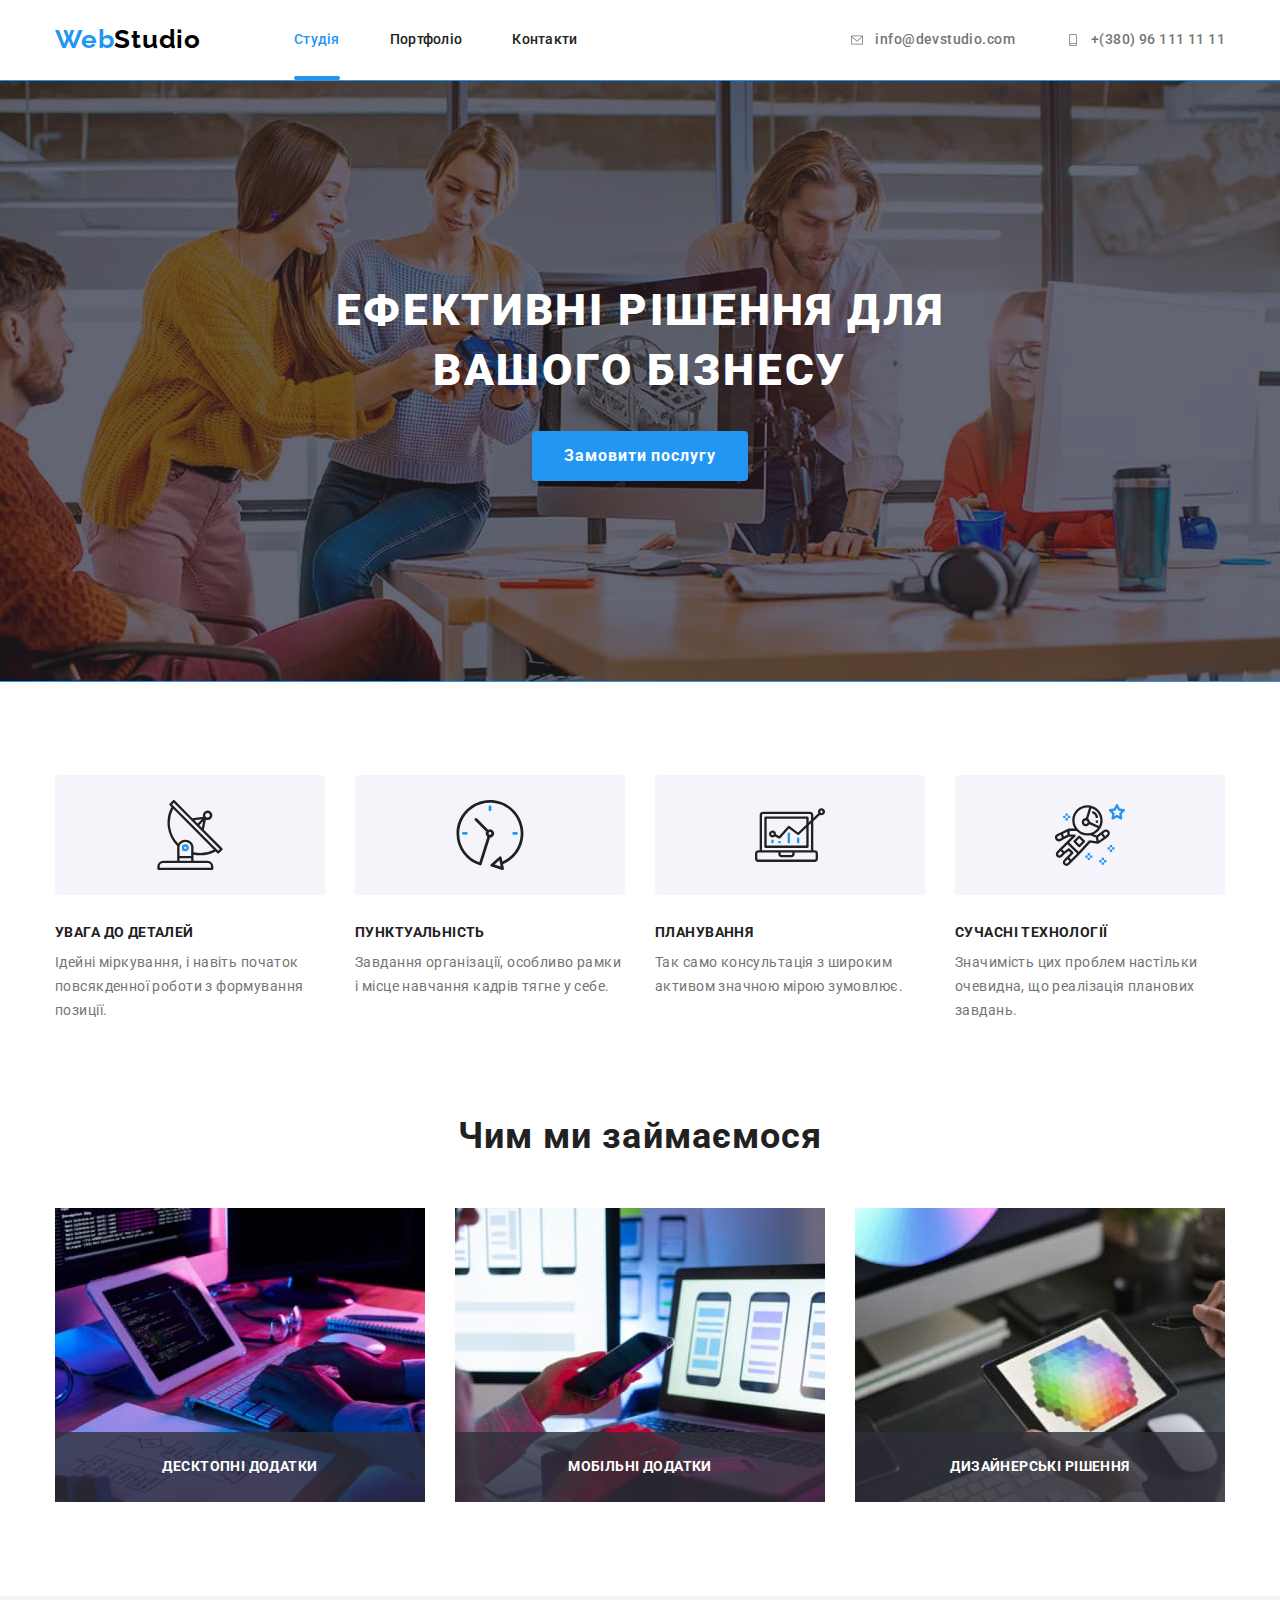
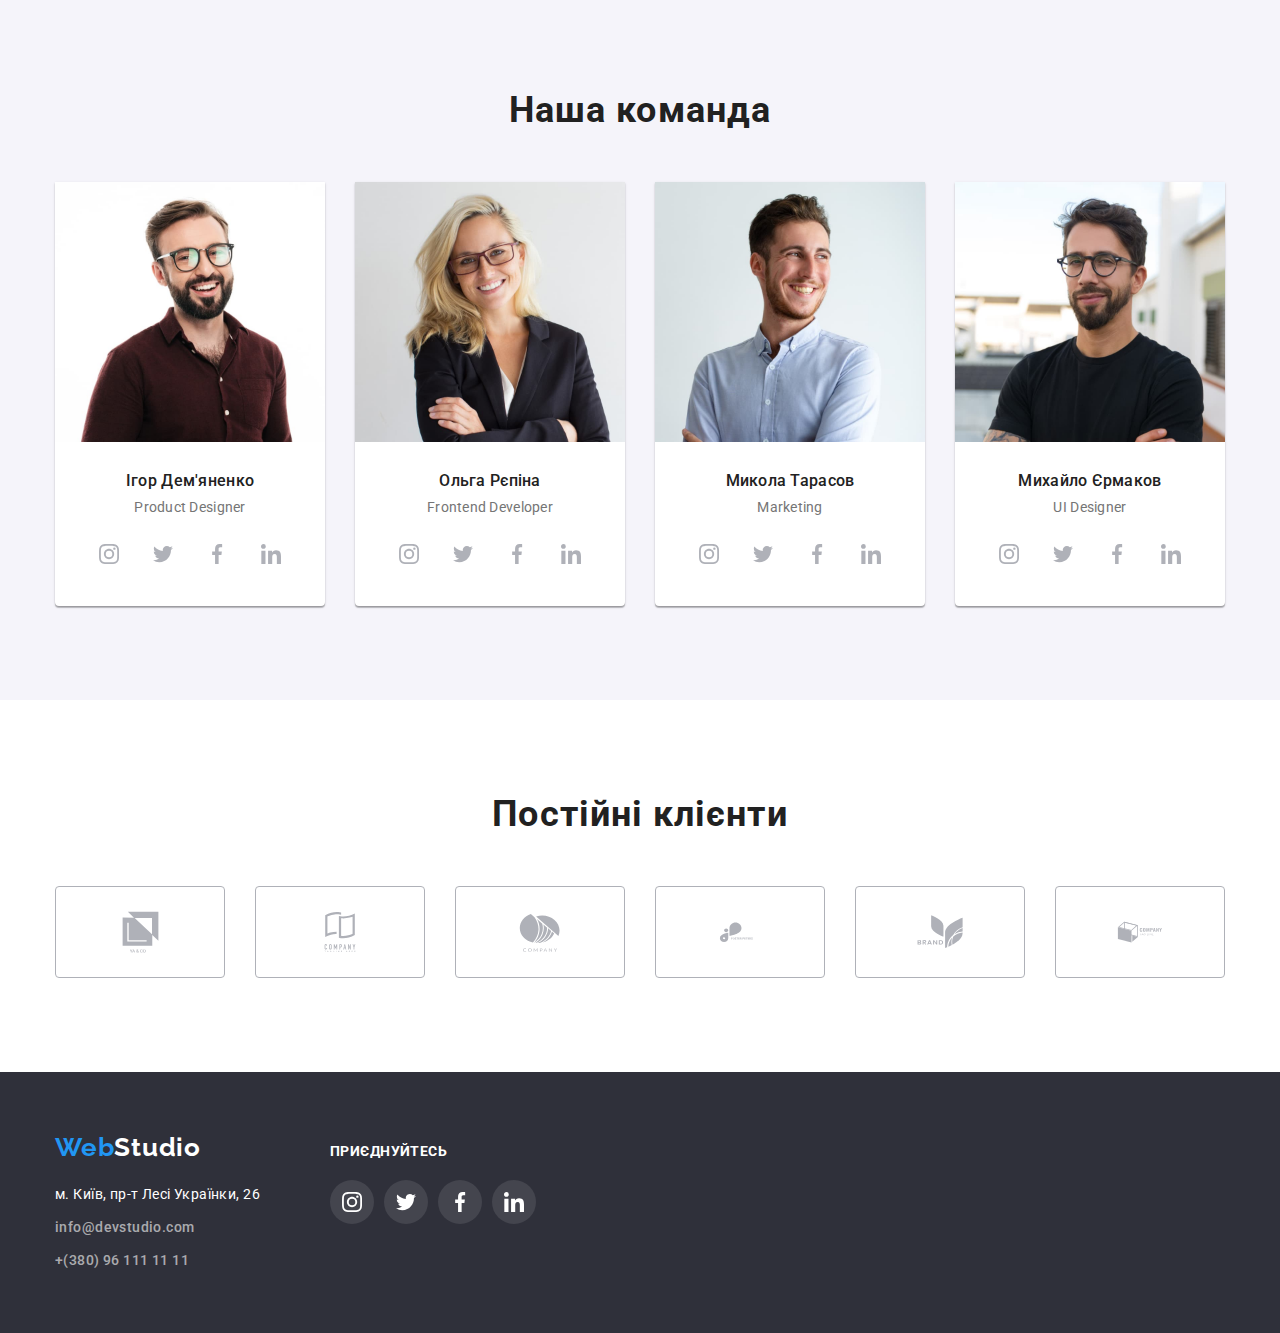
<file: index.html>
<!DOCTYPE html>
<html lang="uk">
  <head>
    <meta charset="UTF-8" />
    <meta http-equiv="X-UA-Compatible" content="IE=edge" />
    <meta name="viewport" content="width=device-width, initial-scale=1.0" />
    <title>Web Studio</title>
    <link rel="preconnect" href="https://fonts.googleapis.com" />
    <link rel="preconnect" href="https://fonts.gstatic.com" crossorigin />
    <link
      href="https://fonts.googleapis.com/css2?family=Raleway:wght@700&family=Roboto:wght@400;500;700;900&display=swap"
      rel="stylesheet"
    />

    <link
      rel="stylesheet"
      href="https://cdnjs.cloudflare.com/ajax/libs/modern-normalize/1.1.0/modern-normalize.min.css"
    />

    <link rel="stylesheet" href="./css/styles.css" />
  </head>

  <body>
    <header class="header">
      <div class="container header-nav">
        <nav class="page-nav">
          <!--Лого-->
          <a href="/" class="logo"> <span class="accent">Web</span>Studio</a>
          <!--Навігація-->
          <ul class="page-links list">
            <li class="nav-element item"><a href="./index.html" class="link active">Студія</a></li>
            <li class="nav-element item"><a href="./portfolio.html" class="link">Портфоліо</a></li>
            <li class="nav-element item"><a href="" class="link">Контакти</a></li>
          </ul>
        </nav>
        <!--Контактна інформація-->
        <ul class="contacts list">
          <li class="item contact-container">
            <a href="mailto:info@devstudio.com" class="contact-information e-mail">
              <svg class="header-icon" width="16" height="12">
                <use href="./images/icons.svg#icon-envelope"></use>
              </svg>
              info@devstudio.com</a
            >
          </li>
          <li class="item contact-container">
            <a href="tel:+380961111111" class="contact-information ph-number">
              <svg class="header-icon" width="16" height="12">
                <use href="./images/icons.svg#icon-smartphone"></use>
              </svg>
              +(380) 96 111 11 11</a
            >
          </li>
        </ul>
      </div>
    </header>

    <main>
      <section class="hero">
        <div class="overlay">
          <div class="container">
              <h1 class="hero-title">Ефективні рішення для вашого бізнесу</h1>
              <button type="button" class="button primary" data-modal-open>Замовити послугу</button>
            </div>
          </div>
      </section>
      
      <!--Особливості-->
      <section class="feature-section section">
        <div class="container">
          <h2 class="feature-title visually-hidden">Особливості</h2>
          <ul class="feature-list list">
            <li class="feauters item">
              <div class="icon-container">
                <svg class="feature-icon" width="70" height="70">
                  <use href="./images/icons.svg#icon-antenna"></use>
                </svg>
              </div>
              <h3 class="title">УВАГА ДО ДЕТАЛЕЙ</h3>
              <p class="text">
                Ідейні міркування, і навіть початок повсякденної роботи з формування позиції.
              </p>
            </li>
            <li class="feauters item">
              <div class="icon-container">
                <svg class="feature-icon" width="70" height="70">
                  <use href="./images/icons.svg#icon-clock"></use>
                </svg>
              </div>
              <h3 class="title">ПУНКТУАЛЬНІСТЬ</h3>
              <p class="text">
                Завдання організації, особливо рамки і місце навчання кадрів тягне у себе.
              </p>
            </li>
            <li class="feauters item">
              <div class="icon-container">
                <svg class="feature-icon" width="70" height="70">
                  <use href="./images/icons.svg#icon-diagram"></use>
                </svg>
              </div>
              <h3 class="title">ПЛАНУВАННЯ</h3>
              <p class="text">Так само консультація з широким активом значною мірою зумовлює.</p>
            </li>
            <li class="feauters item">
              <div class="icon-container">
                <svg class="feature-icon" width="70" height="70">
                  <use href="./images/icons.svg#icon-astronaut"></use>
                </svg>
              </div>
              <h3 class="title">СУЧАСНІ ТЕХНОЛОГІЇ</h3>
              <p class="text">
                Значимість цих проблем настільки очевидна, що реалізація планових завдань.
              </p>
            </li>
          </ul>
        </div>
      </section>
      <section class="specialisation-section section">
        <div class="container">
          <h2 class="section-title">Чим ми займаємося</h2>
          <ul class="list specialisation">
            <li class="item thumb">
              <img
                class="img"
                src=" ./images/box-image-1.jpg"
                alt="програмування"
                width="370"
                height="294"
              />
              <div class="overlay-special"><p class="text">Десктопні додатки</p></div>
            </li>
            <li class="item thumb">
              <img
                class="img"
                src="./images/box-image-2.jpg"
                alt="тестування"
                width="370"
                height="294"
              />
              <div class="overlay-special"><p class="text">Мобільні додатки</p></div>
            </li>
            <li class="item thumb">
              <img
                class="img"
                src="./images/box-image-3.jpg"
                alt="дизайн"
                width="370"
                height="294"
              />
              <div class="overlay-special"><p class="text">Дизайнерські рішення</p></div>
            </li>
          </ul>
        </div>
      </section>
      <section class="section section-team">
        <div class="container">
          <!--Наша команда-->
          <h2 class="section-title">Наша команда</h2>
          <ul class="cards list">
            <li class="card item">
              <img
                class="card-img img"
                src=" ./images/img-team-1.jpg "
                alt="учасник команди "
                width="270"
              />
              <div class="card-container">
                <h3 class="card-title">Ігор Дем'яненко</h3>
                <p class="card-text">Product Designer</p>
                <ul class="list container-social-links">
                  <li class="item">
                    <a href="" class="social-link" aria-label="Instagram">
                      <svg class="social-icon" width="20" height="20">
                        <use href="./images/icons.svg#icon-instagram"></use>
                      </svg>
                    </a>
                  </li>
                  <li class="item">
                    <a href="" class="social-link" aria-label="Twitter">
                      <svg class="social-icon" width="20" height="20">
                        <use href="./images/icons.svg#icon-twitter"></use>
                      </svg>
                    </a>
                  </li>
                  <li class="item">
                    <a href="" class="social-link" aria-label="Facebook">
                      <svg class="social-icon" width="20" height="20">
                        <use href="./images/icons.svg#icon-facebook"></use>
                      </svg>
                    </a>
                  </li>
                  <li class="item">
                    <a href="" class="social-link" aria-label="LinkedIn">
                      <svg class="social-icon" width="20" height="20">
                        <use href="./images/icons.svg#icon-linkedin"></use>
                      </svg>
                    </a>
                  </li>
                </ul>
              </div>
            </li>
            <li class="card item">
              <img
                class="card-img img"
                src="./images/img-team-2.jpg "
                alt="учасник команди "
                width="270"
              />
              <div class="card-container">
                <h3 class="card-title">Ольга Рєпіна</h3>
                <p class="card-text">Frontend Developer</p>
                <ul class="list container-social-links">
                  <li class="item">
                    <a href="" class="social-link" aria-label="Instagram">
                      <svg class="social-icon" width="20" height="20">
                        <use href="./images/icons.svg#icon-instagram"></use>
                      </svg>
                    </a>
                  </li>
                  <li class="item">
                    <a href="" class="social-link" aria-label="Twitter">
                      <svg class="social-icon" width="20" height="20">
                        <use href="./images/icons.svg#icon-twitter"></use>
                      </svg>
                    </a>
                  </li>
                  <li class="item">
                    <a href="" class="social-link" aria-label="Facebook">
                      <svg class="social-icon" width="20" height="20">
                        <use href="./images/icons.svg#icon-facebook"></use>
                      </svg>
                    </a>
                  </li>
                  <li class="item">
                    <a href="" class="social-link" aria-label="LinkedIn">
                      <svg class="social-icon" width="20" height="20">
                        <use href="./images/icons.svg#icon-linkedin"></use>
                      </svg>
                    </a>
                  </li>
                </ul>
              </div>
            </li>

            <li class="card item">
              <img
                class="card-img img"
                src="./images/img-team-3.jpg "
                alt="учасник команди "
                width="270"
              />
              <div class="card-container">
                <h3 class="card-title">Микола Тарасов</h3>
                <p class="card-text">Marketing</p>
                <ul class="list container-social-links">
                  <li class="item">
                    <a href="" class="social-link" aria-label="Instagram">
                      <svg class="social-icon" width="20" height="20">
                        <use href="./images/icons.svg#icon-instagram"></use>
                      </svg>
                    </a>
                  </li>
                  <li class="item">
                    <a href="" class="social-link" aria-label="Twitter">
                      <svg class="social-icon" width="20" height="20">
                        <use href="./images/icons.svg#icon-twitter"></use>
                      </svg>
                    </a>
                  </li>
                  <li class="item">
                    <a href="" class="social-link" aria-label="Facebook">
                      <svg class="social-icon" width="20" height="20">
                        <use href="./images/icons.svg#icon-facebook"></use>
                      </svg>
                    </a>
                  </li>
                  <li class="item">
                    <a href="" class="social-link" aria-label="LinkedIn">
                      <svg class="social-icon" width="20" height="20">
                        <use href="./images/icons.svg#icon-linkedin"></use>
                      </svg>
                    </a>
                  </li>
                </ul>
              </div>
            </li>
            <li class="card item">
              <img
                class="card-img img"
                src="./images/img-team-4.jpg "
                alt="учасник команди "
                width="270"
              />
              <div class="card-container">
                <h3 class="card-title">Михайло Єрмаков</h3>
                <p class="card-text">UI Designer</p>
                <ul class="list container-social-links">
                  <li class="item">
                    <a href="" class="social-link" aria-label="Instagram">
                      <svg class="social-icon" width="20" height="20">
                        <use href="./images/icons.svg#icon-instagram"></use>
                      </svg>
                    </a>
                  </li>
                  <li class="item">
                    <a href="" class="social-link" aria-label="Twitter">
                      <svg class="social-icon" width="20" height="20">
                        <use href="./images/icons.svg#icon-twitter"></use>
                      </svg>
                    </a>
                  </li>
                  <li class="item">
                    <a href="" class="social-link" aria-label="Facebook">
                      <svg class="social-icon" width="20" height="20">
                        <use href="./images/icons.svg#icon-facebook"></use>
                      </svg>
                    </a>
                  </li>
                  <li class="item">
                    <a href="" class="social-link" aria-label="LinkedIn">
                      <svg class="social-icon" width="20" height="20">
                        <use href="./images/icons.svg#icon-linkedin"></use>
                      </svg>
                    </a>
                  </li>
                </ul>
              </div>
            </li>
          </ul>
        </div>
      </section>
      <section class="section">
        <div class="container">
          <h2 class="section-title">Постійні клієнти</h2>
          <ul class="list client-list">
            <li class="client-item item">
              <a href="" class="client-link">
                <svg class="client-icon" width="41" height="46.7">
                  <use href="./images/icons.svg#icon-client-1"></use>
                </svg>
              </a>
            </li>
            <li class="client-item item">
              <a href="" class="client-link">
                <svg class="client-icon" width="40" height="52">
                  <use href="./images/icons.svg#icon-client-2"></use>
                </svg>
              </a>
            </li>
            <li class="client-item item">
              <a href="" class="client-link">
                <svg class="client-icon" width="43.5" height="41.2">
                  <use href="./images/icons.svg#icon-client-3"></use>
                </svg>
              </a>
            </li>
            <li class="client-item item">
              <a href="" class="client-link">
                <svg class="client-icon" width="84.4" height="40.6">
                  <use href="./images/icons.svg#icon-client-4"></use>
                </svg>
              </a>
            </li>
            <li class="client-item item">
              <a href="" class="client-link">
                <svg class="client-icon" width="62.5" height="45.4">
                  <use href="./images/icons.svg#icon-client-5"></use>
                </svg>
              </a>
            </li>
            <li class="client-item item">
              <a href="" class="client-link">
                <svg class="client-icon" width="93.8" height="44">
                  <use href="./images/icons.svg#icon-client-6"></use>
                </svg>
              </a>
            </li>
          </ul>
        </div>
      </section>
    </main>

    <footer>
      <div class="address-info container">
        <!-- Футер -->
        <div>
          <a href="/ " class="logo footer"><span class="accent">Web</span>Studio</a>
          <address>
            <span class="address">м. Київ, пр-т Лесі Українки, 26</span>
            <ul class="contacts footer list">
              <li class="contact-footer">
                <a href="mailto:info@devstudio.com " class="e-mail footer">info@devstudio.com</a>
              </li>
              <li><a href="tel:+380961111111 " class="ph-number footer">+(380) 96 111 11 11</a></li>
            </ul>
          </address>
        </div>
        <div class="container-link list-item">
          <h2 class="title-social-links">приєднуйтесь</h2>
          <ul class="social-list list">
            <li class="item">
              <a href="" class="footer social-link" aria-label="Instagram">
                <svg class="footer social-icon" width="20" height="20">
                  <use href="./images/icons.svg#icon-instagram"></use>
                </svg>
              </a>
            </li>
            <li class="item">
              <a href="" class="footer social-link" aria-label="Twitter">
                <svg class="footer social-icon" width="20" height="20">
                  <use href="./images/icons.svg#icon-twitter"></use>
                </svg>
              </a>
            </li>
            <li class="item">
              <a href="" class="footer social-link" aria-label="Facebook">
                <svg class="footer social-icon" width="20" height="20">
                  <use href="./images/icons.svg#icon-facebook"></use>
                </svg>
              </a>
            </li>
            <li class="item">
              <a href="" class="footer social-link" aria-label="LinkedIn">
                <svg class="footer social-icon" width="20" height="20">
                  <use href="./images/icons.svg#icon-linkedin"></use>
                </svg>
              </a>
            </li>
          </ul>
        </div>
      </div>
    </footer>
    <div class="backdrop is-hidden" data-modal>
          <div  class="modal">
            <p>
            </p>
            <button class="button-close" data-modal-close>
              <svg class="icon-close" width="11"  height="11">
                <use href="./images/icons.svg#icon-close"></use>
              </svg>
            </button>
      </div>
    </div>
    <script src="./js/modal.js"></script>
  </body>
</html>
</file>
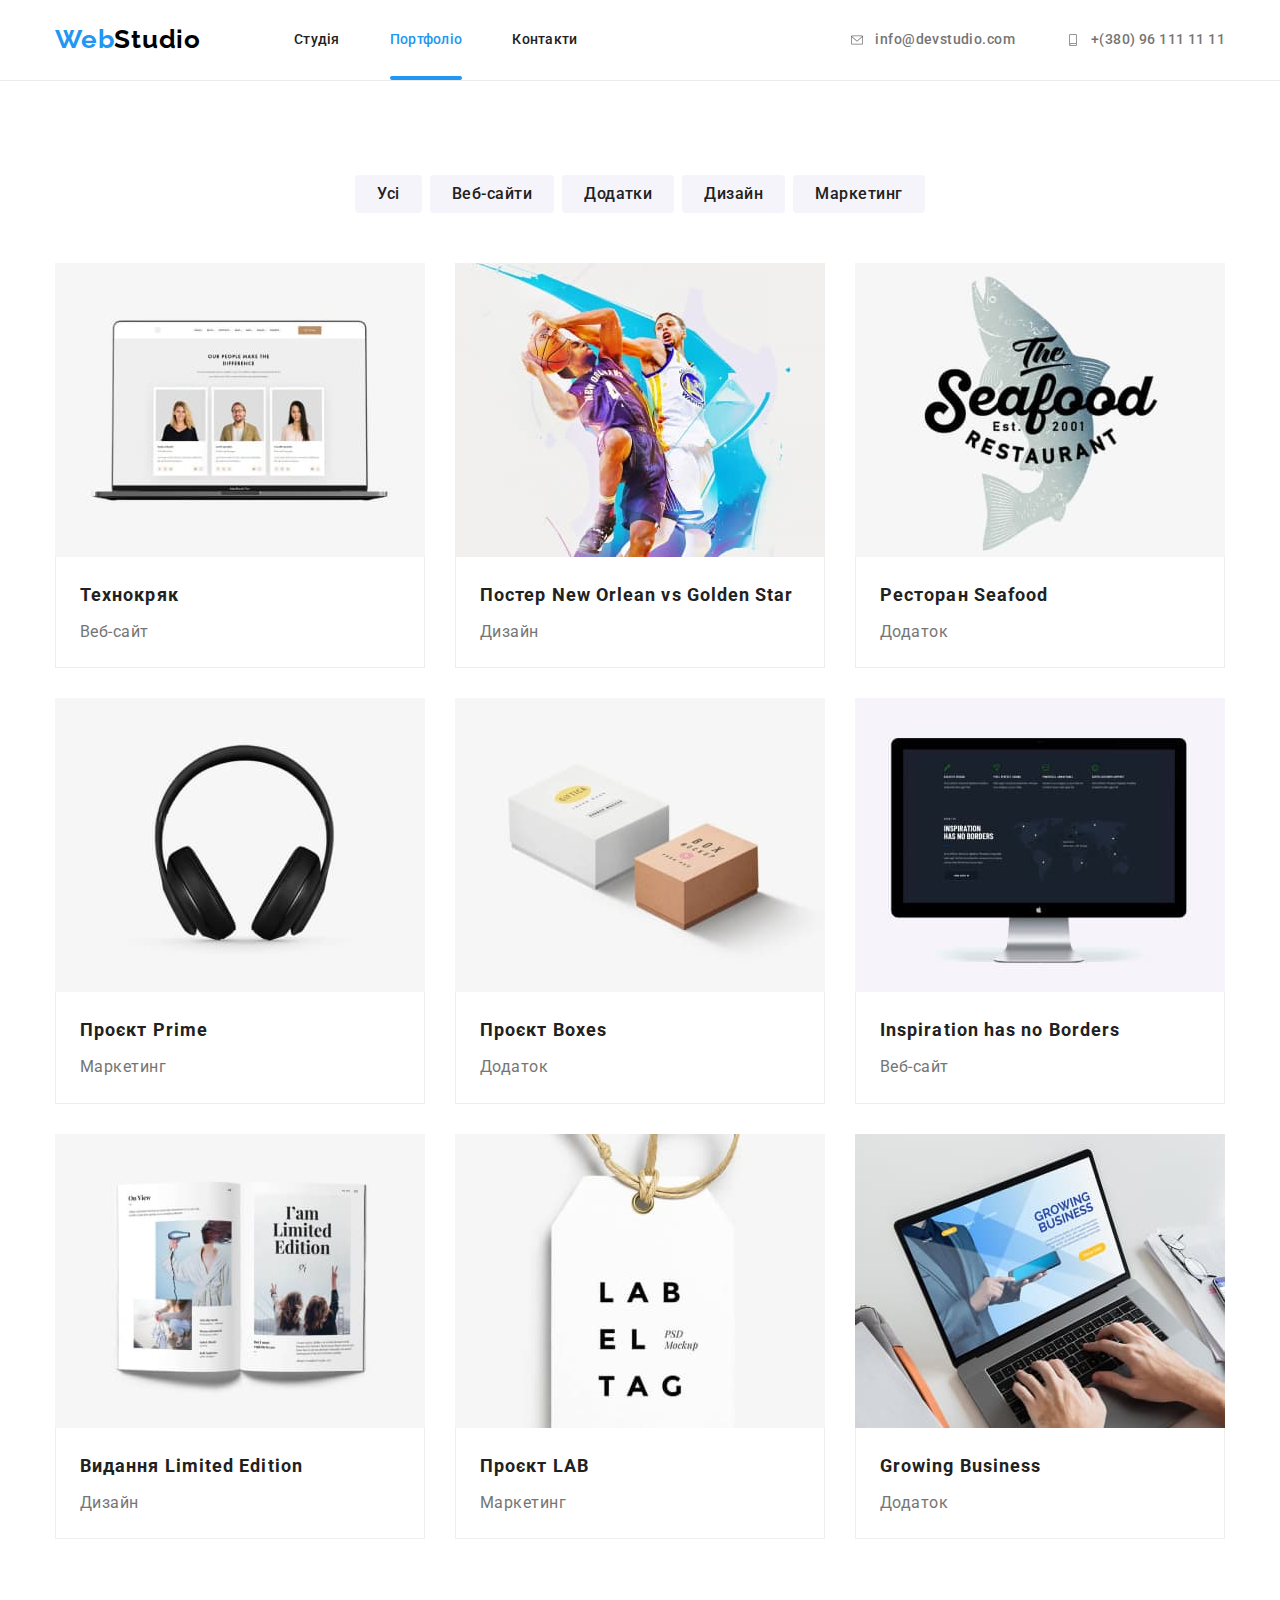
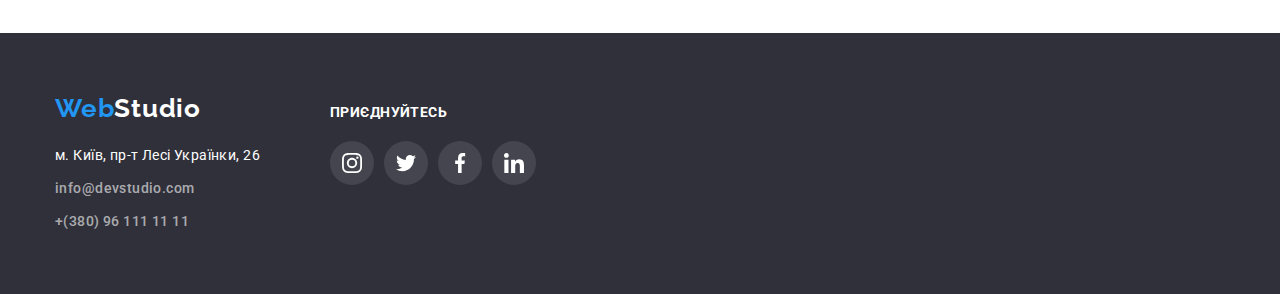
<file: portfolio.html>
<!DOCTYPE html>
<html lang="uk">
  <head>
    <meta charset="UTF-8" />
    <meta http-equiv="X-UA-Compatible" content="IE=edge" />
    <meta name="viewport" content="width=device-width, initial-scale=1.0" />
    <title>Web Studio</title>
    <link rel="preconnect" href="https://fonts.googleapis.com" />
    <link rel="preconnect" href="https://fonts.gstatic.com" crossorigin />
    <link
      href="https://fonts.googleapis.com/css2?family=Raleway:wght@700&family=Roboto:wght@400;500;700;900&display=swap"
      rel="stylesheet"
    />

    <link
      rel="stylesheet"
      href="https://cdnjs.cloudflare.com/ajax/libs/modern-normalize/1.1.0/modern-normalize.min.css"
    />

    <link rel="stylesheet" href="./css/styles.css" />
  </head>

  <body>
    <header class="header">
      <div class="container header-nav">
        <nav class="page-nav">
          <!--Лого-->
          <a href="/" class="logo"> <span class="accent">Web</span>Studio</a>
          <!--Навігація-->
          <ul class="page-links list">
            <li class="nav-element item"><a href="./index.html" class="link">Студія</a></li>
            <li class="nav-element item">
              <a href="./portfolio.html" class="link active">Портфоліо</a>
            </li>
            <li class="nav-element item"><a href="" class="link">Контакти</a></li>
          </ul>
        </nav>
        <!--Контактна інформація-->
        <ul class="contacts list">
          <li class="item contact-container">
            <a href="mailto:info@devstudio.com" class="contact-information e-mail">
              <svg class="header-icon" width="16" height="12">
                <use href="./images/icons.svg#icon-envelope"></use>
              </svg>
              info@devstudio.com</a
            >
          </li>
          <li class="item contact-container">
            <a href="tel:+380961111111" class="contact-information ph-number">
              <svg class="header-icon" width="16" height="12">
                <use href="./images/icons.svg#icon-smartphone"></use>
              </svg>
              +(380) 96 111 11 11</a
            >
          </li>
        </ul>
      </div>
    </header>
    <main>
      <section class="portfolio section">
        <div class="container">
          <h1 class="title visually-hidden">Список наших робіт</h1>
          <!--Фільтр-->
          <ul class="filter list">
            <li class="item"><button type="button" class="filter-button">Усі</button></li>
            <li class="item"><button type="button" class="filter-button">Веб-сайти</button></li>
            <li class="item"><button type="button" class="filter-button">Додатки</button></li>
            <li class="item"><button type="button" class="filter-button">Дизайн</button></li>
            <li class="item"><button type="button" class="filter-button">Маркетинг</button></li>
          </ul>

          <!--Проекти-->
          <ul class="portfolio-list list">
            <li class="portfolio-item item">
              <a href="" class="portfolio-link">
                <div class="portfolio-thumb">
                  <img
                    class="img"
                    src="./images/portfolio-img-1.jpg"
                    alt="технокряк"
                    width="370"
                    height="294"
                  />
                  <div class="portfolio-box">
                    <p class="overlay-text">
                      Ресурс пропонує комплексні пропозиції з різним рівнем функціоналу та сервісів.
                      Все це дозволить відвідувачу отримати вичерпні відомості про компанію чи
                      приватну особу.
                    </p>
                  </div>
                </div>
                <div class="portfolio-text">
                  <h2 class="title">Технокряк</h2>
                  <p class="text">Веб-сайт</p>
                </div>
              </a>
            </li>
            <li class="portfolio-item item">
              <a href="" class="portfolio-link">
                <div class="portfolio-thumb">
                  <img
                    class="img"
                    src="./images/portfolio-img-2.jpg"
                    alt="постер"
                    width="370"
                    height="294"
                  />
                  <div class="portfolio-box">
                    <p class="overlay-text">
                      Ресурс пропонує комплексні пропозиції з різним рівнем функціоналу та сервісів.
                      Все це дозволить відвідувачу отримати вичерпні відомості про компанію чи
                      приватну особу.
                    </p>
                  </div>
                </div>
                <div class="portfolio-text">
                  <h2 class="title">Постер New Orlean vs Golden Star</h2>
                  <p class="text">Дизайн</p>
                </div>
              </a>
            </li>
            <li class="portfolio-item item">
              <a href="" class="portfolio-link">
                <div class="portfolio-thumb">
                  <img
                    class="img"
                    src=" ./images/portfolio-img-3.jpg"
                    alt="ресторан"
                    width="370"
                    height="294"
                  />
                  <div class="portfolio-box">
                    <p class="overlay-text">
                      Ресурс пропонує комплексні пропозиції з різним рівнем функціоналу та сервісів.
                      Все це дозволить відвідувачу отримати вичерпні відомості про компанію чи
                      приватну особу.
                    </p>
                  </div>
                </div>
                <div class="portfolio-text">
                  <h2 class="title">Ресторан Seafood</h2>
                  <p class="text">Додаток</p>
                </div>
              </a>
            </li>
            <li class="portfolio-item item">
              <a href="" class="portfolio-link">
                <div class="portfolio-thumb">
                  <img
                    class="img"
                    src="./images/portfolio-img-4.jpg"
                    alt="проєкт"
                    width="370"
                    height="294"
                  />
                  <div class="portfolio-box">
                    <p class="overlay-text">
                      Ресурс пропонує комплексні пропозиції з різним рівнем функціоналу та сервісів.
                      Все це дозволить відвідувачу отримати вичерпні відомості про компанію чи
                      приватну особу.
                    </p>
                  </div>
                </div>
                <div class="portfolio-text">
                  <h2 class="title">Проєкт Prime</h2>
                  <p class="text">Маркетинг</p>
                </div>
              </a>
            </li>
            <li class="portfolio-item item">
              <a href="" class="portfolio-link">
                <div class="portfolio-thumb">
                  <img
                    class="img"
                    src="./images/portfolio-img-5.jpg"
                    alt="коробка"
                    width="370"
                    height="294"
                  />
                  <div class="portfolio-box">
                    <p class="overlay-text">
                      Ресурс пропонує комплексні пропозиції з різним рівнем функціоналу та сервісів.
                      Все це дозволить відвідувачу отримати вичерпні відомості про компанію чи
                      приватну особу.
                    </p>
                  </div>
                </div>
                <div class="portfolio-text">
                  <h2 class="title">Проєкт Boxes</h2>
                  <p class="text">Додаток</p>
                </div>
              </a>
            </li>
            <li class="portfolio-item item">
              <a href="" class="portfolio-link">
                <div class="portfolio-thumb">
                  <img
                    class="img"
                    src="./images/portfolio-img-6.jpg"
                    alt="комп 'ютер"
                    width="370"
                    height="294"
                  />
                  <div class="portfolio-box">
                    <p class="overlay-text">
                      Ресурс пропонує комплексні пропозиції з різним рівнем функціоналу та сервісів.
                      Все це дозволить відвідувачу отримати вичерпні відомості про компанію чи
                      приватну особу.
                    </p>
                  </div>
                </div>
                <div class="portfolio-text">
                  <h2 class="title">Inspiration has no Borders</h2>
                  <p class="text">Веб-сайт</p>
                </div>
              </a>
            </li>
            <li class="portfolio-item item">
              <a href="" class="portfolio-link">
                <div class="portfolio-thumb">
                  <img
                    class="img"
                    src=" ./images/portfolio-img-7.jpg"
                    alt="книжка"
                    width="370"
                    height="294"
                  />
                  <div class="portfolio-box">
                    <p class="overlay-text">
                      Ресурс пропонує комплексні пропозиції з різним рівнем функціоналу та сервісів.
                      Все це дозволить відвідувачу отримати вичерпні відомості про компанію чи
                      приватну особу.
                    </p>
                  </div>
                </div>
                <div class="portfolio-text">
                  <h2 class="title">Видання Limited Edition</h2>
                  <p class="text">Дизайн</p>
                </div>
              </a>
            </li>
            <li class="portfolio-item item">
              <a href="" class="portfolio-link">
                <div class="portfolio-thumb">
                  <img
                    class="img"
                    src="./images/portfolio-img-8.jpg"
                    alt="лейбл"
                    width="370"
                    height="294"
                  />
                  <div class="portfolio-box">
                    <p class="overlay-text">
                      Ресурс пропонує комплексні пропозиції з різним рівнем функціоналу та сервісів.
                      Все це дозволить відвідувачу отримати вичерпні відомості про компанію чи
                      приватну особу.
                    </p>
                  </div>
                </div>
                <div class="portfolio-text">
                  <h2 class="title">Проєкт LAB</h2>
                  <p class="text">Маркетинг</p>
                </div>
              </a>
            </li>
            <li class="portfolio-item item">
              <a href="" class="portfolio-link">
                <div class="portfolio-thumb">
                  <img
                    class="img"
                    src=" ./images/portfolio-img-9.jpg "
                    alt="програмування на ноутбуці"
                    width="370"
                    height="294"
                  />
                  <div class="portfolio-box">
                    <p class="overlay-text">
                      Ресурс пропонує комплексні пропозиції з різним рівнем функціоналу та сервісів.
                      Все це дозволить відвідувачу отримати вичерпні відомості про компанію чи
                      приватну особу.
                    </p>
                  </div>
                </div>
                <div class="portfolio-text">
                  <h2 class="title">Growing Business</h2>
                  <p class="text">Додаток</p>
                </div>
              </a>
            </li>
          </ul>
        </div>
      </section>
    </main>

    <footer>
      <div class="address-info container">
        <!-- Футер -->
        <div>
          <a href="/ " class="logo footer"><span class="accent">Web</span>Studio</a>
          <address>
            <span class="address">м. Київ, пр-т Лесі Українки, 26</span>
            <ul class="contacts footer list">
              <li class="contact-footer">
                <a href="mailto:info@devstudio.com " class="e-mail footer">info@devstudio.com</a>
              </li>
              <li><a href="tel:+380961111111 " class="ph-number footer">+(380) 96 111 11 11</a></li>
            </ul>
          </address>
        </div>
        <address class="container-link list-item">
          <h2 class="title-social-links">приєднуйтесь</h2>
          <ul class="social-list list">
            <li class="item">
              <a href="" class="footer social-link" aria-label="Instagram">
                <svg class="footer social-icon" width="20" height="20">
                  <use href="./images/icons.svg#icon-instagram"></use>
                </svg>
              </a>
            </li>
            <li class="item">
              <a href="" class="footer social-link" aria-label="Twitter">
                <svg class="footer social-icon" width="20" height="20">
                  <use href="./images/icons.svg#icon-twitter"></use>
                </svg>
              </a>
            </li>
            <li class="item">
              <a href="" class="footer social-link" aria-label="Facebook">
                <svg class="footer social-icon" width="20" height="20">
                  <use href="./images/icons.svg#icon-facebook"></use>
                </svg>
              </a>
            </li>
            <li class="item">
              <a href="" class="footer social-link" aria-label="LinkedIn">
                <svg class="footer social-icon" width="20" height="20">
                  <use href="./images/icons.svg#icon-linkedin"></use>
                </svg>
              </a>
            </li>
          </ul>
        </address>
      </div>
    </footer>
  </body>
</html>
</file>
<file: css/styles.css>
:root {
  --primary-text-color: #757575;
  --title-text-color: #212121;
  --white-for-links: rgba(255, 255, 255, 0.6);
  --blue-for-button-accent: #188ce8;
  --accent-color: #2196f3;
  --primary-white-color: #ffffff;
  --white-for-bg: #f5f4fa;
  --black-color: #000000;
  --black-for-bg: #2f303a;
  --bg-for-hero: rgba(47, 48, 58, 0.4);
  --border-header-color: #ececec;
  --border-portfolio-color: #eeeeee;
  --gray-for-svg: #afb1b8;
  --white-for-social: rgba(255, 255, 255, 0.1);
}

body {
  font-family: 'Roboto', sans-serif;
  font-size: 14px;
  line-height: 1.14;
  letter-spacing: 0.02em;
  color: var(--primary-text-color);
  background-color: var(--primary-white-color);
}

h1,
h2,
h3,
h4,
h5,
h6,
p,
ul {
  margin: 0;
}

.container {
  width: 1200px;
  padding: 0 15px;
  margin-left: auto;
  margin-right: auto;
}

.visually-hidden {
  position: absolute;
  width: 1px;
  height: 1px;
  margin: -1px;
  border: 0;
  padding: 0;
  white-space: nowrap;
  clip-path: inset(100%);
  clip: rect(0 0 0 0);
  overflow: hidden;
}

/* Студія */

.page-links {
  display: flex;
}

.contacts.list {
  display: flex;
}

.page-nav {
  display: flex;
  align-items: center;
}

.page-links .link {
  display: inline-block;
  padding: 32px 0;
}

.header-nav {
  display: flex;
  justify-content: space-between;
  align-items: center;
}

.page-links .item + .item,
.contacts.list .item + .item {
  margin-left: 50px;
}

.page-links .logo {
  padding: 0;
  margin: 0;
}

.list {
  list-style: none;
  padding: 0;
  margin: 0;
}

.section {
  padding-top: 94px;
  padding-bottom: 94px;
}

.page-links {
  margin-left: 93px;
}

.link,
.logo,
.contacts a {
  text-decoration: none;
}

/* Лого */

.logo {
  color: var(--black-color);
  font-family: 'Raleway', sans-serif;
  font-weight: 700;
  font-size: 26px;
  line-height: 1.2;
  letter-spacing: 0.03em;
  cursor: pointer;
}

/* Навігація */

.logo > .accent {
  color: var(--accent-color);
}

.link {
  font-weight: 500;
  color: var(--title-text-color);
  transition: color 250ms cubic-bezier(0.4, 0, 0.2, 1);
}

.nav-element .link.active {
  color: var(--accent-color);
}
.nav-element {
  position: relative;
}

.active::after {
  content: '';
  position: absolute;
  width: 100%;
  height: 4px;
  bottom: 0;
  left: 0;
  background: var(--accent-color);
  border-radius: 2px;
}

.link:hover,
.link:focus {
  color: var(--accent-color);
  cursor: pointer;
}

/* Контактна інформація */
.contact-information {
  display: flex;
  align-items: center;
  cursor: pointer;
}

li > .e-mail,
li > .ph-number {
  font-weight: 500;
  color: var(--primary-text-color);
  transition: color 250ms cubic-bezier(0.4, 0, 0.2, 1);
}

.header-icon {
  fill: currentColor;
  margin-right: 10px;
}

li .e-mail:hover,
li .e-mail:focus,
li .ph-number:hover,
li .ph-number:focus {
  color: var(--accent-color);
  cursor: pointer;
}

/* Хіро */

.hero .overlay {
  display: flex;
  align-items: center;
  max-width: 1600px;
  min-height: 600px;
  text-align: center;
  margin-left: auto;
  margin-right: auto;
  outline: 1px solid #2196f3;
  background-image: linear-gradient(to right, var(--bg-for-hero), var(--bg-for-hero)),
    url('../images/overlay.jpg');
  background-color: var(--black-for-bg);
  background-repeat: no-repeat;
  background-position: center;
  background-size: cover;
}

.hero-title {
  max-width: 696px;
  margin: 0 auto;
  margin-bottom: 30px;
  color: var(--primary-white-color);
  font-weight: 900;
  font-size: 44px;
  line-height: 1.36;
  text-align: center;
  letter-spacing: 0.06em;
  text-transform: uppercase;
}

.button {
  border: transparent;
  color: var(--primary-white-color);
  background-color: var(--accent-color);
  padding: 10px 32px;
  box-shadow: 0px 4px 4px rgba(0, 0, 0, 0.15);
  border-radius: 4px;
  font-weight: 700;
  font-size: 16px;
  line-height: 1.9;
  text-align: center;
  letter-spacing: 0.06em;
  cursor: pointer;
  transition: background-color 250ms cubic-bezier(0.4, 0, 0.2, 1);
}

.button:hover,
.button:focus {
  background-color: var(--blue-for-button-accent);
  cursor: pointer;
}

/* Модальне вікно */

.backdrop.is-hidden {
  opacity: 0;
  pointer-events: none;
  transition: opacity 250ms cubic-bezier(0.4, 0, 0.2, 1);
}

.backdrop {
  position: fixed;
  width: 100%;
  height: 100vh;
  top: 0;
  left: 0;
  background: rgba(0, 0, 0, 0.2);
  z-index: 999;
  opacity: 1;
  transition: opacity 250ms cubic-bezier(0.4, 0, 0.2, 1);
}

.backdrop.is-hidden .modal {
  top: 50%;
  left: 50%;
  transform: scale(0.9) translate(-50%, -50%);
  transition: transform 250ms cubic-bezier(0.4, 0, 0.2, 1);
}

.modal {
  position: relative;
  width: 528px;
  height: 581px;
  top: 50%;
  left: 50%;
  transform: scale(1) translate(-50%, -50%);
  background: var(--primary-white-color);
  box-shadow: 0px 1px 3px rgba(0, 0, 0, 0.12), 0px 1px 1px rgba(0, 0, 0, 0.14),
    0px 2px 1px rgba(0, 0, 0, 0.2);
  border-radius: 4px;
  transition: transform 250ms cubic-bezier(0.4, 0, 0.2, 1);
}

.icon-close {
  fill: var(--black-color);
}

.button-close {
  position: absolute;
  top: 8px;
  right: 8px;
  display: flex;
  justify-content: center;
  align-items: center;
  width: 30px;
  height: 30px;
  background-color: var(--primary-white-color);
  border: 1px solid rgba(0, 0, 0, 0.1);
  border-radius: 50%;
}

/* Особливості */

.feature-list {
  display: flex;
}

.feature-list .item + .item {
  margin-left: 30px;
}

.feauters {
  width: 270px;
}

.icon-container {
  display: flex;
  align-items: center;
  justify-content: center;
  height: 120px;
  margin-bottom: 30px;
  border-radius: 4px;
  background-color: var(--white-for-bg);
}

.feauters > .title {
  margin-bottom: 10px;
  color: var(--title-text-color);
  font-weight: 700;
  font-size: 14px;
  letter-spacing: 0.03em;
}

.feauters > .text {
  line-height: 1.7;
  letter-spacing: 0.03em;
}

.specialisation-section {
  padding-top: 0px;
}

.section-title {
  margin-bottom: 50px;
  color: var(--title-text-color);
  font-weight: 700;
  font-size: 36px;
  line-height: 1.16;
  text-align: center;
  letter-spacing: 0.03em;
}

.thumb {
  position: relative;
}

.overlay-special {
  display: flex;
  align-items: center;
  justify-content: center;
  position: absolute;
  width: 100%;
  height: 70px;
  left: 0;
  bottom: 0;
  background: rgba(47, 48, 58, 0.8);
}

.overlay-special .text {
  font-style: normal;
  font-weight: 700;
  font-size: 14px;
  line-height: 1.14;
  text-align: center;
  letter-spacing: 0.03em;
  text-transform: uppercase;
  color: var(--primary-white-color);
}

/* Спеціалізація */

.specialisation {
  display: flex;
}

.specialisation .item + .item {
  margin-left: 30px;
}

/* Наша команда */

.section-team {
  background-color: var(--white-for-bg);
}

.cards.list {
  display: flex;
  text-align: center;
}

.cards .item + .item {
  margin-left: 30px;
}

.card {
  background-color: var(--primary-white-color);
  box-shadow: 0px 1px 3px rgba(0, 0, 0, 0.12), 0px 1px 1px rgba(0, 0, 0, 0.14),
    0px 2px 1px rgba(0, 0, 0, 0.2);
  border-radius: 0px 0px 4px 4px;
}

.card > .card-title,
.card > .card-text {
  font-size: 16px;
  line-height: 1.18;
  letter-spacing: 0.03em;
}

.card-title {
  margin-bottom: 10px;
  color: var(--title-text-color);
  font-weight: 500;
}

.card-text {
  margin-bottom: 16px;
}

.card-container {
  padding-top: 30px;
  padding-bottom: 30px;
}

.container-social-links {
  display: flex;
  justify-content: center;
}

.container-social-links .item + .item {
  margin-left: 10px;
}

.social-link {
  display: flex;
  justify-content: center;
  align-items: center;
  width: 44px;
  height: 44px;
  border-radius: 50%;
  transition: background-color 250ms cubic-bezier(0.4, 0, 0.2, 1);
}

.social-link:hover,
.social-link:focus {
  background-color: var(--accent-color);
  color: var(--primary-white-color);
}

.social-icon {
  fill: var(--gray-for-svg);
  transition: fill 250ms cubic-bezier(0.4, 0, 0.2, 1);
}

.social-link:hover .social-icon,
.social-link:focus .social-icon {
  fill: currentColor;
}

/* Наші клієнти */

.client-list {
  display: flex;
}

.client-list .item + .item {
  margin-left: 30px;
}

.client-link {
  display: flex;
  box-sizing: border-box;
  width: 170px;
  height: 92px;
  justify-content: center;
  align-items: center;
  border: 1px solid var(--gray-for-svg);
  border-radius: 4px;
  transition: border 250ms cubic-bezier(0.4, 0, 0.2, 1);
}
.client-link:hover,
.client-link:focus {
  border: 1px solid var(--accent-color);
}
.client-icon {
  fill: var(--gray-for-svg);
  transition: fill 250ms cubic-bezier(0.4, 0, 0.2, 1);
}

.client-link:hover .client-icon,
.client-link:focus .client-icon {
  fill: var(--accent-color);
}
/* Футер */

footer {
  padding-top: 60px;
  padding-bottom: 60px;
  background-color: var(--black-for-bg);
}

footer .logo,
footer .address {
  color: var(--primary-white-color);
}

footer a,
footer .address {
  display: block;
}

footer .logo {
  margin-bottom: 20px;
}

footer .address,
.contact-footer {
  margin-bottom: 9px;
}

address > .address,
.e-mail,
.ph-number {
  font-style: normal;
  line-height: 1.71;
  letter-spacing: 0.03em;
}

.contacts.footer {
  display: block;
}

.footer.e-mail,
.footer.ph-number {
  color: var(--white-for-links);
}

/* Social Links */
.address-info {
  display: flex;
  align-items: baseline;
}

.container-link {
  margin-left: 70px;
}

.list-item .item + .item {
  margin-left: 10px;
}

.title-social-links {
  margin-bottom: 20px;
  font-style: normal;
  font-weight: 700;
  font-size: 14px;
  line-height: 1.14;
  letter-spacing: 0.03em;
  text-transform: uppercase;
  color: var(--primary-white-color);
}

.social-list {
  display: flex;
}

.footer.social-link {
  background-color: var(--white-for-social);
  color: var(--primary-white-color);
}

.footer.social-link:hover,
.footer.social-link:focus {
  background-color: var(--accent-color);
}

.footer.social-icon {
  fill: currentColor;
}

/* Портфоліо */

.header {
  border-bottom: 1px solid var(--border-header-color);
}

.header.porfolio {
  margin-bottom: 94px;
}

/* Фільтр */

.filter {
  display: flex;
  justify-content: center;
  margin-bottom: 50px;
}

.filter .item + .item {
  margin-left: 8px;
}

.filter-button {
  border: transparent;
  border-radius: 4px;
  padding: 6px 22px;
  color: var(--title-text-color);
  background-color: var(--white-for-bg);
  font-weight: 500;
  font-size: 16px;
  line-height: 1.62;
  text-align: center;
  letter-spacing: 0.03em;
  cursor: pointer;
  transition: box-shadow 250ms cubic-bezier(0.4, 0, 0.2, 1),
    color 250ms cubic-bezier(0.4, 0, 0.2, 1), background-color 250ms cubic-bezier(0.4, 0, 0.2, 1);
}

.filter-button:hover,
.filter-button:focus {
  box-shadow: 0px 3px 1px rgba(0, 0, 0, 0.1), 0px 1px 2px rgba(0, 0, 0, 0.08),
    0px 2px 2px rgba(0, 0, 0, 0.12);
  color: var(--primary-white-color);
  background-color: var(--accent-color);
}

/* Проекти */

.portfolio-list {
  display: flex;
  flex-wrap: wrap;
}

.portfolio-item {
  width: 370px;
  box-sizing: border-box;
  margin-right: 30px;
  margin-bottom: 30px;
}

.img {
  display: block;
}

.portfolio-text {
  padding: 20px 24px;
  border-right: 1px solid var(--border-portfolio-color);
  border-bottom: 1px solid var(--border-portfolio-color);
  border-left: 1px solid var(--border-portfolio-color);
}

.portfolio-list > .portfolio-item:nth-last-child(3n + 1) {
  margin-right: 0;
}

.portfolio-list > .portfolio-item:nth-last-child(-n + 3) {
  margin-bottom: 0;
}

.portfolio-link {
  text-decoration: none;
  display: block;
  cursor: pointer;
  transition: box-shadow 250ms cubic-bezier(0.4, 0, 0.2, 1);
}

.portfolio-item .portfolio-link:hover,
.portfolio-item .portfolio-link:focus {
  box-shadow: 0px 1px 1px rgba(0, 0, 0, 0.12), 0px 4px 4px rgba(0, 0, 0, 0.06),
    1px 4px 6px rgba(0, 0, 0, 0.16);
}

.portfolio-link .title {
  margin-bottom: 4px;
  color: var(--title-text-color);
  font-weight: 700;
  font-size: 18px;
  line-height: 2;
  letter-spacing: 0.06em;
}

.portfolio-link .text {
  color: var(--primary-text-color);
  font-size: 16px;
  line-height: 1.9;
  letter-spacing: 0.03em;
}

.portfolio-thumb {
  position: relative;
  overflow: hidden;
}

.portfolio-box {
  position: absolute;
  top: 0;
  left: 0;
  width: 100%;
  height: 100%;
  padding: 63px 24px;
  background-color: rgba(33, 150, 243, 0.9);
  transform: translateY(100%);
  transition: transform 250ms cubic-bezier(0.4, 0, 0.2, 1);
}

.overlay-text {
  text-decoration: none;
  font-style: normal;
  font-weight: 400;
  font-size: 18px;
  line-height: 1.56;
  letter-spacing: 0.03em;
  color: var(--primary-white-color);
}

.portfolio-link:hover .portfolio-box {
  transform: translateY(0);
}
</file>
